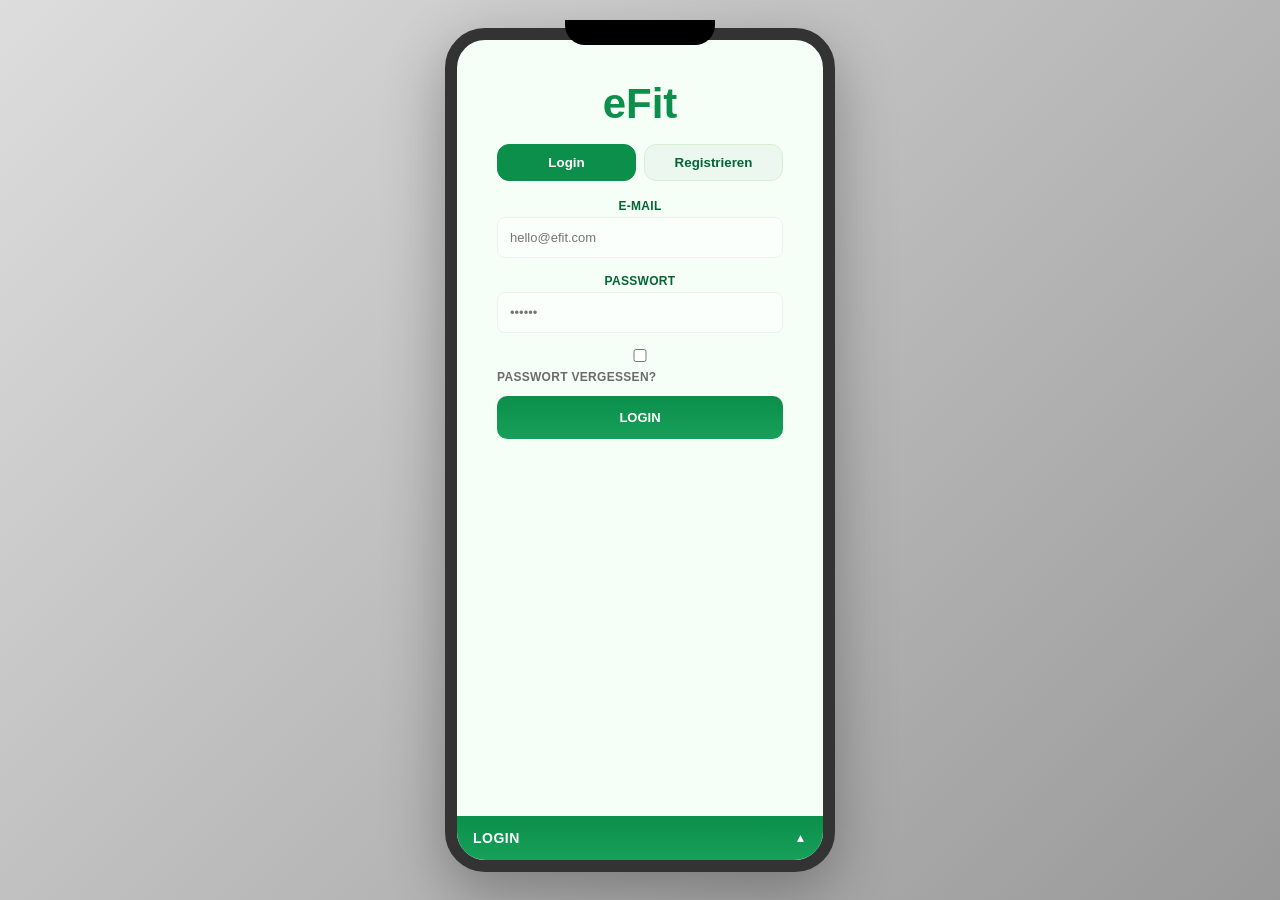
<file: index.html>
<!doctype html>
<html lang="de">
<head>
  <meta charset="utf-8" />
  <meta name="viewport" content="width=device-width, initial-scale=1" />
  <title>eFit – Fitnessstudio App</title>
  <link rel="stylesheet" href="style.css">
</head>
<body>
  <div class="phone-container">
    <div class="phone-notch"></div>
    <div class="phone-screen">
      <main id="app">
        <!-- LOGIN PAGE -->
        <section class="page" data-page="login">
          <div class="login-card">
            <div class="logo">eFit</div>
            <div class="tab-menu">
              <button class="tab-button active" data-tab="login">Login</button>
              <button class="tab-button" data-tab="register">Registrieren</button>
            </div>
            <div class="tab-panel active" data-panel="login">
              <form id="loginForm">
                <label for="username">E-MAIL</label>
                <input id="username" name="username" placeholder="hello@efit.com" required>
                <label for="password">PASSWORT</label>
                <input id="password" name="password" type="password" placeholder="••••••" required>
                <label class="small-checkbox"><input type="checkbox"> PASSWORT VERGESSEN?</label>
                <button type="submit" class="btn primary">LOGIN</button>
              </form>
            </div>
            <div class="tab-panel" data-panel="register">
              <form id="registerForm">
                <label for="regName">NAME</label>
                <input id="regName" name="regName" placeholder="Name" required>
                <label for="regEmail">E-MAIL</label>
                <input id="regEmail" name="regEmail" type="email" placeholder="hello@efit.com" required>
                <label for="regPassword">PASSWORT</label>
                <input id="regPassword" name="regPassword" type="password" placeholder="••••••" required>
                <label for="regPassword2">PASSWORT WIEDERHOLEN</label>
                <input id="regPassword2" name="regPassword2" type="password" placeholder="••••••" required>
                <button type="submit" class="btn primary">REGISTRIEREN</button>
              </form>
            </div>
          </div>
        </section>

        <!-- DASHBOARD PAGE -->
        <section class="page" data-page="dashboard">
          <header class="page-header">
            <h2>Dashboard</h2>
          </header>
          <div class="content">
            <!-- Stats Cards -->
            <div class="stats-grid">
              <div class="stat-card">
                <div class="stat-value" id="stepsValue">3,214</div>
                <div class="stat-label">Schritte</div>
              </div>
              <div class="stat-card">
                <div class="stat-value" id="caloriesValue">1,850</div>
                <div class="stat-label">Kalorien</div>
              </div>
            </div>

            <!-- Charts -->
            <div class="chart-card">
              <h3>Hydration Level</h3>
              <div class="chart-container">
                <svg id="hydrationChart" viewBox="0 0 200 120" class="chart-svg"></svg>
              </div>
              <div class="chart-legend">
                <span id="hydrationValue">67%</span>
              </div>
            </div>

            <div class="chart-card">
              <h3>Auslastung Fitnesstudio</h3>
              <div class="chart-container">
                <svg id="utilizationChart" viewBox="0 0 200 100" class="chart-svg"></svg>
              </div>
            </div>

            <div class="chart-card">
              <h3>Trainingshistorie (7 Tage)</h3>
              <div class="chart-container">
                <svg id="trainingChart" viewBox="0 0 200 80" class="chart-svg"></svg>
              </div>
            </div>

            <button class="btn primary" onclick="navigate('einchecken')">JETZT EINCHECKEN</button>
          </div>
        </section>

        <!-- SPORT PAGE -->
        <section class="page" data-page="sport">
          <header class="page-header">
            <h2>Sport</h2>
          </header>
          <div class="content">
            <div style="display:flex;justify-content:space-between;align-items:center;margin-bottom:16px">
              <div class="section-title">Wähle einen Trainingsplan</div>
              <button type="button" class="btn-add" onclick="openAddTrainingModal()" aria-label="Trainingsplan hinzufügen">+</button>
            </div>
            <div id="trainingPlansList" class="plan-list">
              <!-- Dynamisch generiert -->
            </div>
          </div>
        </section>

        <!-- ERNÄHRUNG PAGE -->
        <section class="page" data-page="ernährung">
          <header class="page-header">
            <h2>Ernährung</h2>
          </header>
          <div class="content">
            <div style="display:flex;justify-content:space-between;align-items:center;margin-bottom:16px">
              <div class="section-title">Wähle einen Essensplan</div>
              <button type="button" class="btn-add" onclick="openAddMealModal()" aria-label="Essensplan hinzufügen">+</button>
            </div>
            <div id="mealPlansList" class="plan-list">
              <!-- Dynamisch generiert -->
            </div>
          </div>
        </section>

        <!-- PROFIL PAGE -->
        <section class="page" data-page="profil">
          <header class="page-header">
            <h2>Profil</h2>
          </header>
          <div class="content">
            <div class="profile-card">
              <div class="avatar"></div>
              <h3 id="profileName">Benutzer</h3>
              <p id="profileEmail">demo@efit.de</p>
            </div>
            <div class="accessibility-panel">
              <div class="accessibility-label">Barrierefrei-Modus</div>
              <button type="button" id="accessibilityToggle" class="btn secondary" aria-pressed="false">Barrierefrei: AUS</button>
              <p class="accessibility-note">Größere Texte, stärkere Kontrastfarben und größere Bedienelemente.</p>
            </div>
            <div class="senior-panel">
              <div class="accessibility-label">Ältere Leute Modus</div>
              <button type="button" id="seniorToggle" class="btn secondary" aria-pressed="false">Seniorenmodus: AUS</button>
              <p class="accessibility-note">Vereinfachtes Layout, größere Schaltflächen und weniger visuelle Ablenkung.</p>
            </div>
            <form id="profileForm" class="profile-form">
              <label for="memberId">Mitgliedsnummer</label>
              <input id="memberId" name="memberId" placeholder="EF-000123" readonly>
              <label for="fullName">Vor- & Nachname</label>
              <input id="fullName" name="fullName" placeholder="Max Mustermann" required>
              <label for="address">Adresse</label>
              <input id="address" name="address" placeholder="Musterstraße 1" required>
              <label for="birthday">Geburtstag</label>
              <input id="birthday" name="birthday" type="date" required>
              <h3 class="section-subtitle">Körperwerte</h3>
              <div class="profile-grid">
                <input id="age" name="age" placeholder="Alter" required>
                <input id="height" name="height" placeholder="Körpergröße" required>
                <input id="weight" name="weight" placeholder="Gewicht" required>
                <input id="bmi" name="bmi" placeholder="BMI" readonly>
              </div>
              <label class="section-subtitle">Fitness-Erfahrung</label>
              <div class="star-rating" id="fitnessStars">
                <button type="button" class="star" data-value="1"></button>
                <button type="button" class="star" data-value="2"></button>
                <button type="button" class="star" data-value="3"></button>
                <button type="button" class="star" data-value="4"></button>
                <button type="button" class="star" data-value="5"></button>
              </div>
              <button type="submit" class="btn primary">SPEICHERN</button>
            </form>
            <button class="btn secondary" onclick="logout()">ABMELDEN</button>
          </div>
        </section>

        <!-- COMMUNITY PAGE -->
        <section class="page" data-page="community">
          <header class="page-header">
            <h2>Community</h2>
          </header>
          <div class="content">
            <div class="match-card">
              <div class="match-header">
                <div>
                  <div class="match-title">Trainingspartner finden</div>
                  <div class="match-subtitle">Swipe nach rechts für Match, links für überspringen</div>
                </div>
              </div>
              <div class="match-profile" id="matchProfile">
                <div class="match-name">Lade Profile...</div>
                <div class="match-info">Level, Sportziel, Verfügbarkeit</div>
                <div class="match-bio">Ziehe los, um einen passenden Trainingspartner zu finden.</div>
              </div>
              <div class="match-actions">
                <button class="btn secondary" onclick="rejectMatch()">Überspringen</button>
                <button class="btn primary" onclick="acceptMatch()">Match</button>
              </div>
            </div>
            <div class="section-title">Community Feed</div>
            <div class="post-input">
              <input id="postText" placeholder="Teile etwas mit der Community..." />
              <button class="btn small" onclick="postToFeed()">POSTEN</button>
            </div>
            <div id="feedList" class="feed-list">
              <div class="feed-item">
                <div class="feed-author">Anna S.</div>
                <div class="feed-text">Tolles Workout heute! Neue PR im Bankdrücken!</div>
                <div class="feed-time">vor 2h</div>
              </div>
              <div class="feed-item">
                <div class="feed-author">Mark T.</div>
                <div class="feed-text">Wer läuft morgen um 7 Uhr?</div>
                <div class="feed-time">vor 4h</div>
              </div>
            </div>
          </div>
        </section>

        <!-- EINCHECKEN PAGE -->
        <section class="page" data-page="einchecken">
          <header class="page-header">
            <h2>Einchecken</h2>
          </header>
          <div class="content">
            <div class="checkin-card">
              <div class="member-card">
                <div class="member-header">Mitgliedskarte</div>
                <div class="member-number" id="memberNumberDisplay">EF-000123</div>
                <div class="member-data">
                  <div><strong>Name</strong><span id="memberNameDisplay">Max Mustermann</span></div>
                  <div><strong>Mitglied seit</strong><span>2024</span></div>
                </div>
              </div>
              <p>Nutze NFC zum Einchecken direkt im Studio.</p>
              <button id="checkinBtn" class="btn primary" onclick="performCheckin()">NFC EINCHECKEN</button>
              <p id="checkinStatus" class="checkin-status" aria-live="polite"></p>
            </div>
          </div>
        </section>

      </main>

      <!-- Expandable Stack Navigation -->
      <div class="stack-nav-container" id="stackNavContainer">
        <button class="stack-nav-toggle" id="stackNavToggle">
          <span id="activePageName">Dashboard</span>
          <span class="toggle-icon">▲</span>
        </button>
        <nav class="stack-nav" id="stackNav">
          <button class="stack-nav-item" data-target="dashboard" data-senior-visible="true"><span class="icon">🏠</span><span class="label">Dashboard</span></button>
          <button class="stack-nav-item" data-target="sport" data-senior-visible="true"><span class="icon">💪</span><span class="label">Sport</span></button>
          <button class="stack-nav-item" data-target="ernährung" data-senior-visible="false"><span class="icon">🥗</span><span class="label">Ernährung</span></button>
          <button class="stack-nav-item" data-target="community" data-senior-visible="false"><span class="icon">👥</span><span class="label">Community</span></button>
          <button class="stack-nav-item" data-target="einchecken" data-senior-visible="true"><span class="icon">🎫</span><span class="label">Einchecken</span></button>
          <button class="stack-nav-item" data-target="profil" data-senior-visible="true"><span class="icon">👤</span><span class="label">Profil</span></button>
        </nav>
      </div>

    </div>
  </div>

  <!-- Modal für neuen Trainingsplan -->
  <div id="addTrainingModal" class="modal">
    <div class="modal-overlay"></div>
    <div class="modal-content">
      <div class="modal-header">
        <h3>Neuen Trainingsplan erstellen</h3>
        <button type="button" class="modal-close" onclick="closeAddTrainingModal()" aria-label="Schließen">&times;</button>
      </div>
      <form onsubmit="saveNewTrainingPlan(event)" class="modal-form">
        <label for="newTrainingTitle">Planname</label>
        <input id="newTrainingTitle" type="text" placeholder="z.B. Mein HIIT-Plan" required>
        <label for="newTrainingDesc">Beschreibung</label>
        <textarea id="newTrainingDesc" placeholder="z.B. 30 Min intensive Cardio" required></textarea>
        <label for="newTrainingDuration">Dauer</label>
        <input id="newTrainingDuration" type="text" placeholder="z.B. 45 min" required>
        <label for="newTrainingDifficulty">Schwierigkeit</label>
        <select id="newTrainingDifficulty" required>
          <option value="">-- Wählen --</option>
          <option value="Leicht">Leicht</option>
          <option value="Mittel">Mittel</option>
          <option value="Schwer">Schwer</option>
        </select>
        <div style="display:flex;gap:10px;margin-top:16px">
          <button type="submit" class="btn primary" style="flex:1">Speichern</button>
          <button type="button" class="btn" style="flex:1" onclick="closeAddTrainingModal()">Abbrechen</button>
        </div>
      </form>
    </div>
  </div>

  <!-- Modal für neuen Essensplan -->
  <div id="addMealModal" class="modal">
    <div class="modal-overlay"></div>
    <div class="modal-content">
      <div class="modal-header">
        <h3>Neuen Essensplan erstellen</h3>
        <button type="button" class="modal-close" onclick="closeAddMealModal()" aria-label="Schließen">&times;</button>
      </div>
      <form onsubmit="saveNewMealPlan(event)" class="modal-form">
        <label for="newMealTitle">Planname</label>
        <input id="newMealTitle" type="text" placeholder="z.B. Mein Protein-Plan" required>
        <label for="newMealDesc">Beschreibung</label>
        <textarea id="newMealDesc" placeholder="z.B. High-Protein Ernährung" required></textarea>
        <label for="newMealMeals">Mahlzeiten</label>
        <input id="newMealMeals" type="text" placeholder="z.B. 5 Mahlzeiten/Tag" required>
        <label for="newMealFocus">Fokus</label>
        <input id="newMealFocus" type="text" placeholder="z.B. Proteinreich" required>
        <div style="display:flex;gap:10px;margin-top:16px">
          <button type="submit" class="btn primary" style="flex:1">Speichern</button>
          <button type="button" class="btn" style="flex:1" onclick="closeAddMealModal()">Abbrechen</button>
        </div>
      </form>
    </div>
  </div>

  <script src="app.js" defer></script>
</body>
</html>
</file>
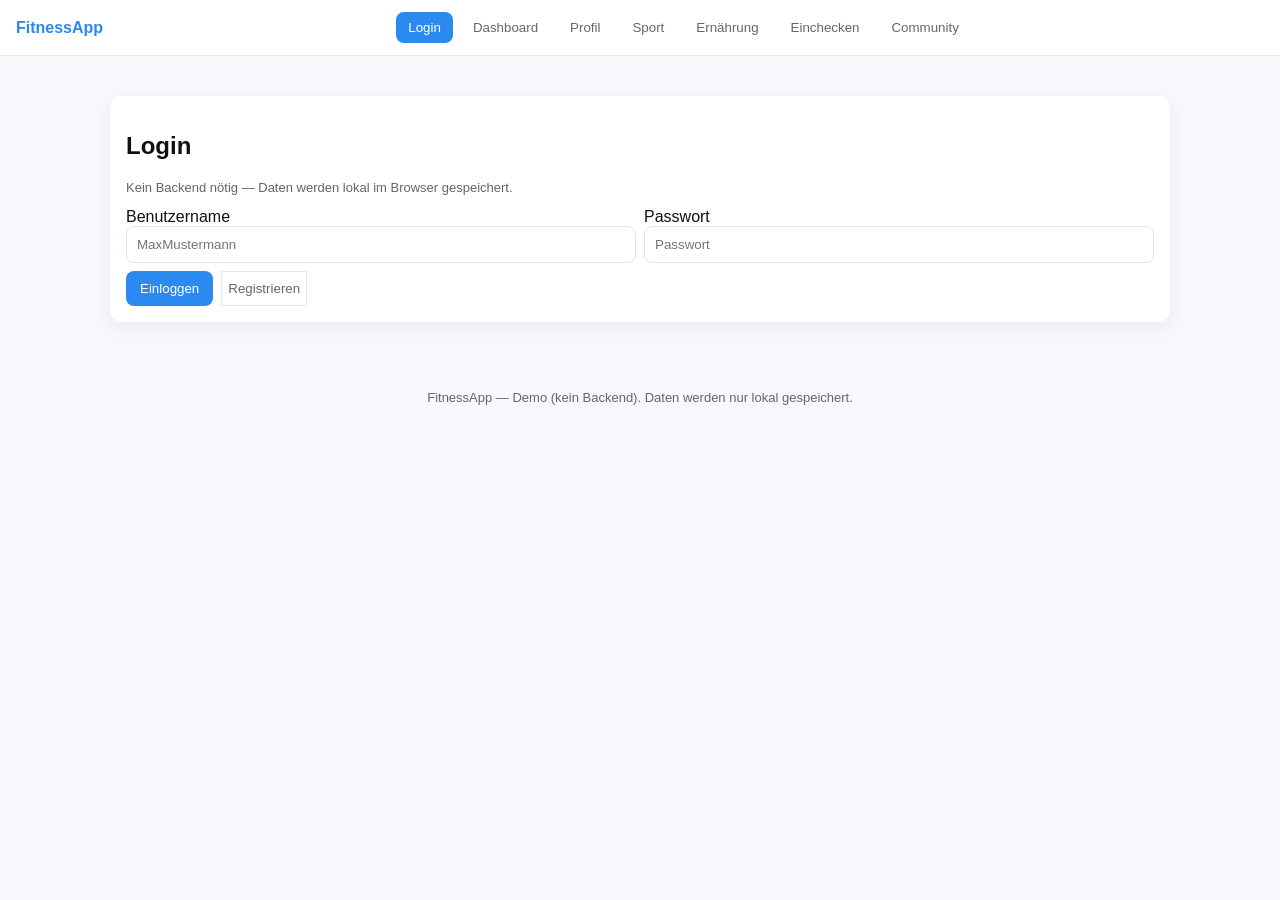
<file: Untitled-2.html>
<!doctype html>
<html lang="de">
<head>
  <meta charset="utf-8" />
  <meta name="viewport" content="width=device-width,initial-scale=1" />
  <title>Fitnessstudio App (Frontend)</title>
  <style>
    :root{--accent:#2b8aef;--muted:#666}
    *{box-sizing:border-box}
    body{font-family:Inter,Segoe UI,Roboto,Arial;background:#f6f8fb;margin:0;color:#111}
    header{background:#fff;border-bottom:1px solid #e6e9ef;padding:12px 16px;display:flex;align-items:center;justify-content:space-between}
    .brand{font-weight:700;color:var(--accent)}
    nav{display:flex;gap:8px;align-items:center}
    button.nav-btn{background:transparent;border:0;padding:8px 12px;border-radius:8px;color:var(--muted);cursor:pointer}
    button.nav-btn.active{background:var(--accent);color:#fff}
    main{padding:20px;max-width:1100px;margin:20px auto}
    .card{background:#fff;border-radius:12px;padding:16px;box-shadow:0 6px 18px rgba(31,41,55,0.06);margin-bottom:16px}
    form.row{display:flex;gap:8px;flex-wrap:wrap}
    input,select,textarea{padding:10px;border:1px solid #dde6f0;border-radius:8px;width:100%}
    .col{flex:1;min-width:180px}
    .small{font-size:13px;color:var(--muted)}
    .btn{background:var(--accent);color:#fff;border:0;padding:10px 14px;border-radius:8px;cursor:pointer}
    .ghost{background:transparent;border:1px solid #e3e7ee;color:var(--muted)}
    .grid{display:grid;grid-template-columns:repeat(auto-fit,minmax(220px,1fr));gap:12px}
    .post{border-left:4px solid var(--accent);padding:10px;background:#fcfeff}
    footer{padding:12px;text-align:center;color:var(--muted);font-size:13px}
  </style>
</head>
<body>
  <header>
    <div class="brand">FitnessApp</div>
    <nav id="nav">
      <button class="nav-btn" data-view="login">Login</button>
      <button class="nav-btn" data-view="dashboard">Dashboard</button>
      <button class="nav-btn" data-view="profil">Profil</button>
      <button class="nav-btn" data-view="sport">Sport</button>
      <button class="nav-btn" data-view="ernaehrung">Ernährung</button>
      <button class="nav-btn" data-view="einchecken">Einchecken</button>
      <button class="nav-btn" data-view="community">Community</button>
    </nav>
    <div id="userArea" style="display:flex;gap:8px;align-items:center">
      <div id="welcome" class="small"></div>
      <button id="logout" class="ghost" style="display:none">Abmelden</button>
    </div>
  </header>

  <main>
    <div id="views">
      <!-- Login -->
      <section id="login" class="card" style="display:none">
        <h2>Login</h2>
        <p class="small">Kein Backend nötig — Daten werden lokal im Browser gespeichert.</p>
        <form id="loginForm" class="row">
          <div class="col">
            <label>Benutzername</label>
            <input id="username" placeholder="MaxMustermann" required>
          </div>
          <div class="col">
            <label>Passwort</label>
            <input id="password" type="password" placeholder="Passwort" required>
          </div>
          <div style="flex-basis:100%;display:flex;gap:8px">
            <button class="btn" type="submit">Einloggen</button>
            <button id="registerBtn" type="button" class="ghost">Registrieren</button>
          </div>
        </form>
      </section>

      <!-- Dashboard -->
      <section id="dashboard" class="card" style="display:none">
        <h2>Dashboard</h2>
        <div class="grid">
          <div class="card">
            <h3>Letzter Check-in</h3>
            <div id="lastCheckin" class="small">Noch kein Check-in</div>
          </div>
          <div class="card">
            <h3>Heute</h3>
            <div id="todaySummary" class="small">Keine Aktivitäten</div>
          </div>
          <div class="card">
            <h3>Community</h3>
            <div class="small">Beiträge: <span id="postCount">0</span></div>
          </div>
        </div>
      </section>

      <!-- Profil -->
      <section id="profil" class="card" style="display:none">
        <h2>Profil</h2>
        <form id="profileForm" class="row">
          <div class="col">
            <label>Name</label>
            <input id="p_name" placeholder="Name">
          </div>
          <div class="col">
            <label>Alter</label>
            <input id="p_age" type="number" min="0" placeholder="Alter">
          </div>
          <div class="col">
            <label>Geschlecht</label>
            <select id="p_gender"><option value="">-</option><option>Männlich</option><option>Weiblich</option><option>Divers</option></select>
          </div>
          <div style="flex-basis:100%;display:flex;gap:8px">
            <button class="btn" type="submit">Speichern</button>
            <button id="clearProfile" type="button" class="ghost">Zurücksetzen</button>
          </div>
        </form>
      </section>

      <!-- Sport -->
      <section id="sport" class="card" style="display:none">
        <h2>Sport</h2>
        <p class="small">Trainingspläne und Übungen (lokal).</p>
        <div class="grid" id="workouts">
          <div class="card">
            <h4>Full Body</h4>
            <p class="small">Kniebeugen, Liegestütze, Rudern</p>
            <button class="btn" onclick="addActivity('Full Body')">Zu Aktivitäten hinzufügen</button>
          </div>
          <div class="card">
            <h4>Cardio</h4>
            <p class="small">Laufen, Radfahren, Seilspringen</p>
            <button class="btn" onclick="addActivity('Cardio')">Zu Aktivitäten hinzufügen</button>
          </div>
        </div>
      </section>

      <!-- Ernährung -->
      <section id="ernaehrung" class="card" style="display:none">
        <h2>Ernährung</h2>
        <p class="small">Einfaches Ernährungstagebuch.</p>
        <form id="foodForm" class="row">
          <div class="col"><input id="meal" placeholder="Mahlzeit (z. B. Frühstück: Haferflocken)"></div>
          <div style="flex-basis:100%;display:flex;gap:8px">
            <button class="btn" type="submit">Speichern</button>
            <button id="clearMeals" type="button" class="ghost">Alle löschen</button>
          </div>
        </form>
        <div id="mealsList" style="margin-top:12px"></div>
      </section>

      <!-- Einchecken -->
      <section id="einchecken" class="card" style="display:none">
        <h2>Einchecken</h2>
        <p class="small">Checke dich beim Betreten des Studios ein.</p>
        <div style="display:flex;gap:8px">
          <button id="checkinBtn" class="btn">Einchecken</button>
          <button id="checkinsClear" class="ghost">Verlauf löschen</button>
        </div>
        <div id="checkinList" style="margin-top:12px"></div>
      </section>

      <!-- Community -->
      <section id="community" class="card" style="display:none">
        <h2>Community</h2>
        <form id="postForm" class="row">
          <div class="col"><input id="postText" placeholder="Was möchtest du teilen?"></div>
          <div style="flex-basis:100%;display:flex;gap:8px">
            <button class="btn" type="submit">Posten</button>
            <button id="clearPosts" type="button" class="ghost">Alle löschen</button>
          </div>
        </form>
        <div id="posts" style="margin-top:12px"></div>
      </section>
    </div>
  </main>

  <footer>FitnessApp — Demo (kein Backend). Daten werden nur lokal gespeichert.</footer>

  <script>
    // Simple single-file frontend app (lokal storage)
    const views = document.querySelectorAll('#views > section')
    const navButtons = document.querySelectorAll('.nav-btn')
    const state = {user: null}

    function showView(name){
      views.forEach(v=>v.style.display = v.id===name ? 'block' : 'none')
      navButtons.forEach(b=>b.classList.toggle('active', b.dataset.view===name))
      localStorage.setItem('lastView', name)
    }

    // Init nav
    navButtons.forEach(b=>b.addEventListener('click',()=>{
      showView(b.dataset.view)
    }))

    // Auth (local)
    const loginForm = document.getElementById('loginForm')
    const usernameInput = document.getElementById('username')
    const passwordInput = document.getElementById('password')
    const welcome = document.getElementById('welcome')
    const logout = document.getElementById('logout')

    function updateUIForUser(){
      if(state.user){
        welcome.textContent = 'Hallo, ' + state.user
        logout.style.display = 'inline-block'
        // redirect to dashboard
        showView('dashboard')
      } else {
        welcome.textContent = ''
        logout.style.display = 'none'
      }
    }

    loginForm.addEventListener('submit', e=>{
      e.preventDefault()
      const user = usernameInput.value.trim()
      if(!user) return
      state.user = user
      localStorage.setItem('fa_user', user)
      updateUIForUser()
    })

    document.getElementById('registerBtn').addEventListener('click', ()=>{
      const user = usernameInput.value.trim()
      if(!user){ alert('Bitte Benutzernamen eingeben.'); return }
      // simple register => store profile
      localStorage.setItem('fa_user', user)
      localStorage.setItem('fa_profile_' + user, JSON.stringify({name:user}))
      state.user = user
      updateUIForUser()
    })

    logout.addEventListener('click', ()=>{
      state.user = null
      localStorage.removeItem('fa_user')
      updateUIForUser()
      showView('login')
    })

    // Profile
    const profileForm = document.getElementById('profileForm')
    function loadProfile(){
      const u = localStorage.getItem('fa_user')
      if(!u) return
      const p = JSON.parse(localStorage.getItem('fa_profile_' + u) || '{}')
      document.getElementById('p_name').value = p.name || ''
      document.getElementById('p_age').value = p.age || ''
      document.getElementById('p_gender').value = p.gender || ''
    }
    profileForm.addEventListener('submit', e=>{
      e.preventDefault()
      const u = localStorage.getItem('fa_user')
      if(!u) return alert('Bitte einloggen')
      const p = {name:document.getElementById('p_name').value.trim(),age:document.getElementById('p_age').value,gender:document.getElementById('p_gender').value}
      localStorage.setItem('fa_profile_' + u, JSON.stringify(p))
      alert('Profil gespeichert')
    })
    document.getElementById('clearProfile').addEventListener('click', ()=>{
      document.getElementById('p_name').value = ''
      document.getElementById('p_age').value = ''
      document.getElementById('p_gender').value = ''
    })

    // Sport activities
    function addActivity(name){
      const u = localStorage.getItem('fa_user') || 'gast'
      const activities = JSON.parse(localStorage.getItem('fa_activities_' + u) || '[]')
      activities.push({name, time: new Date().toISOString()})
      localStorage.setItem('fa_activities_' + u, JSON.stringify(activities))
      updateTodaySummary()
      alert('Aktivität hinzugefügt: ' + name)
    }

    function updateTodaySummary(){
      const u = localStorage.getItem('fa_user') || 'gast'
      const acts = JSON.parse(localStorage.getItem('fa_activities_' + u) || '[]')
      const today = acts.filter(a=>new Date(a.time).toDateString()===new Date().toDateString())
      document.getElementById('todaySummary').textContent = today.length ? today.map(a=>a.name).join(', ') : 'Keine Aktivitäten'
    }

    // Ernährung
    const foodForm = document.getElementById('foodForm')
    function renderMeals(){
      const u = localStorage.getItem('fa_user') || 'gast'
      const meals = JSON.parse(localStorage.getItem('fa_meals_' + u) || '[]')
      const container = document.getElementById('mealsList')
      container.innerHTML = meals.map(m=>`<div class="card small">${m.time.split('T')[0]} — ${m.text}</div>`).join('')
    }
    foodForm.addEventListener('submit', e=>{
      e.preventDefault()
      const u = localStorage.getItem('fa_user') || 'gast'
      const text = document.getElementById('meal').value.trim()
      if(!text) return
      const meals = JSON.parse(localStorage.getItem('fa_meals_' + u) || '[]')
      meals.unshift({text, time: new Date().toISOString()})
      localStorage.setItem('fa_meals_' + u, JSON.stringify(meals))
      document.getElementById('meal').value = ''
      renderMeals()
    })
    document.getElementById('clearMeals').addEventListener('click', ()=>{
      const u = localStorage.getItem('fa_user') || 'gast'
      localStorage.removeItem('fa_meals_' + u)
      renderMeals()
    })

    // Einchecken
    const checkinBtn = document.getElementById('checkinBtn')
    function renderCheckins(){
      const u = localStorage.getItem('fa_user') || 'gast'
      const items = JSON.parse(localStorage.getItem('fa_checkins_' + u) || '[]')
      document.getElementById('checkinList').innerHTML = items.map(i=>`<div class="small">${new Date(i).toLocaleString()}</div>`).join('')
      document.getElementById('lastCheckin').textContent = items.length ? new Date(items[0]).toLocaleString() : 'Noch kein Check-in'
    }
    checkinBtn.addEventListener('click', ()=>{
      const u = localStorage.getItem('fa_user') || 'gast'
      const arr = JSON.parse(localStorage.getItem('fa_checkins_' + u) || '[]')
      arr.unshift(new Date().toISOString())
      localStorage.setItem('fa_checkins_' + u, JSON.stringify(arr))
      renderCheckins()
    })
    document.getElementById('checkinsClear').addEventListener('click', ()=>{
      const u = localStorage.getItem('fa_user') || 'gast'
      localStorage.removeItem('fa_checkins_' + u)
      renderCheckins()
    })

    // Community
    const postForm = document.getElementById('postForm')
    function renderPosts(){
      const posts = JSON.parse(localStorage.getItem('fa_posts') || '[]')
      document.getElementById('posts').innerHTML = posts.map(p=>`<div class="post"><div class="small">${p.user} — ${new Date(p.time).toLocaleString()}</div><div style="margin-top:6px">${escapeHtml(p.text)}</div></div>`).join('')
      document.getElementById('postCount').textContent = posts.length
    }
    postForm.addEventListener('submit', e=>{
      e.preventDefault()
      const text = document.getElementById('postText').value.trim()
      if(!text) return
      const user = localStorage.getItem('fa_user') || 'Gast'
      const posts = JSON.parse(localStorage.getItem('fa_posts') || '[]')
      posts.unshift({user, text, time: new Date().toISOString()})
      localStorage.setItem('fa_posts', JSON.stringify(posts))
      document.getElementById('postText').value = ''
      renderPosts()
    })
    document.getElementById('clearPosts').addEventListener('click', ()=>{ localStorage.removeItem('fa_posts'); renderPosts() })

    // Utilities
    function escapeHtml(s){ return s.replace(/[&<>"']/g, c=>({"&":"&amp;","<":"&lt;",">":"&gt;","\"":"&quot;","'":"&#39;"})[c]) }

    // Load state
    (function init(){
      const u = localStorage.getItem('fa_user')
      if(u) state.user = u
      updateUIForUser()
      const last = localStorage.getItem('lastView') || (state.user ? 'dashboard' : 'login')
      showView(last)
      loadProfile()
      renderMeals(); renderCheckins(); renderPosts(); updateTodaySummary()
    })()
  </script>
</body>
</html>
</file>
<file: style.css>
:root{
  --bg: #f6fff7;
  --green-800: #056433;
  --green-700: #0b8f4a;
  --green-600: #17a05a;
  --green-500: #34b76a;
  --muted: #6b6b6b;
  --light-gray: #f0f0f0;
  --card: #ffffff;
}

*{box-sizing:border-box}
html,body{height:100%;margin:0;font-family:-apple-system,BlinkMacSystemFont,'Segoe UI',Roboto,Arial,sans-serif;background:#f5f5f5;color:#0b2f1a}

/* Phone container */
.phone-container{
  display:flex;
  justify-content:center;
  align-items:center;
  min-height:100vh;
  padding:20px;
  background:linear-gradient(135deg,#ddd,#999);
}

.phone-notch{
  position:absolute;
  top:20px;
  left:50%;
  transform:translateX(-50%);
  width:150px;
  height:25px;
  background:#000;
  border-radius:0 0 20px 20px;
  z-index:100;
}

.phone-screen{
  position:relative;
  width:390px;
  height:844px;
  background:var(--bg);
  border-radius:40px;
  border:12px solid #333;
  overflow:hidden;
  box-shadow:0 20px 60px rgba(0,0,0,0.3);
  display:flex;
  flex-direction:column;
}

#app{
  flex:1;
  overflow-y:auto;
  overflow-x:hidden;
  padding-bottom:16px;
}

.page{display:none;padding:16px}
.page.active{display:block}
.page-header{padding:12px 0 16px;border-bottom:1px solid var(--light-gray)}
.page-header h2{margin:0;font-size:24px;color:var(--green-700)}

.content{padding:16px 0}
.section-title{font-size:14px;font-weight:700;color:var(--green-800);margin-bottom:12px;text-transform:uppercase;letter-spacing:0.5px}

/* Login & Register */
.login-card{padding:24px;text-align:center}
.logo{font-size:42px;font-weight:700;color:var(--green-700);margin-bottom:16px}
.login-card h1{font-size:26px;margin:0 0 18px}
.login-card form{margin:16px 0}
.tab-menu{display:flex;gap:8px;margin-bottom:18px}
.tab-button{flex:1;padding:10px 12px;background:#ebf7ef;border:1px solid #d7eed5;color:var(--green-800);border-radius:12px;cursor:pointer;font-weight:700;transition:all 0.25s}
.tab-button.active{background:var(--green-700);color:white;border-color:var(--green-700)}
.tab-panel{display:none}
.tab-panel.active{display:block}
.small-checkbox{display:block;font-size:12px;margin-top:8px;color:var(--muted);text-align:left}
.small-checkbox input{margin-right:6px}
.register-text{font-size:12px;margin-top:16px;color:var(--muted)}
.register-text a{color:var(--green-700);text-decoration:none;font-weight:600}

.accessibility-panel,.senior-panel{background:#f0fff3;border:1px solid #d8f1dc;border-radius:14px;padding:16px;margin-bottom:18px}
.accessibility-label{font-size:14px;font-weight:700;color:var(--green-800);margin-bottom:10px}
.accessibility-note{font-size:12px;color:var(--green-600);margin-top:10px}

/* Stats */
.stats-grid{display:grid;grid-template-columns:repeat(2,1fr);gap:12px;margin-bottom:20px}
.stat-card{background:linear-gradient(135deg,var(--green-600),var(--green-500));border-radius:16px;padding:20px;color:white;text-align:center}
.stat-value{font-size:32px;font-weight:700;margin-bottom:8px}
.stat-label{font-size:12px;opacity:0.9}

/* Charts */
.chart-card{background:var(--card);border-radius:12px;padding:16px;margin-bottom:16px;box-shadow:0 2px 8px rgba(0,0,0,0.06)}
.chart-card h3{margin:0 0 12px;font-size:14px;font-weight:700;color:var(--green-700)}
.chart-container{height:120px;margin:12px 0}
.chart-svg{width:100%;height:100%}
.chart-legend{text-align:center;font-size:14px;font-weight:700;color:var(--green-700)}

/* Plans */
.plan-list{display:flex;flex-direction:column;gap:12px}
.plan-item{background:var(--card);border-radius:12px;padding:16px;border:2px solid var(--light-gray);cursor:pointer;transition:all 0.3s}
.plan-item:hover{border-color:var(--green-500);box-shadow:0 4px 12px rgba(11,143,74,0.1)}
.plan-item.selected{border-color:var(--green-700);background:linear-gradient(135deg,rgba(11,143,74,0.05),rgba(52,183,106,0.05))}
.plan-title{font-weight:700;font-size:16px;color:var(--green-700);margin:0 0 6px}
.plan-desc{font-size:13px;color:var(--muted);margin:0}
.plan-meta{font-size:12px;color:#999;margin-top:8px}

/* Profile */
.profile-card{background:var(--card);border-radius:12px;padding:20px;text-align:center;margin-bottom:16px;box-shadow:0 2px 8px rgba(0,0,0,0.06)}
.avatar{width:80px;height:80px;background:linear-gradient(135deg,var(--green-600),var(--green-500));border-radius:50%;margin:0 auto 12px}
.profile-card h3{margin:0 0 4px}
.profile-card p{margin:0;color:var(--muted);font-size:13px}

.profile-form{display:flex;flex-direction:column;gap:12px}
.profile-form input{background:#fbfffb}
.profile-form .section-subtitle{font-size:13px;font-weight:700;color:var(--green-700);margin:16px 0 8px;text-transform:uppercase;letter-spacing:0.4px}
.profile-grid{display:grid;grid-template-columns:1fr 1fr;gap:10px}
.profile-grid input{width:100%}
.star-rating{display:flex;gap:6px;justify-content:center;margin-bottom:8px}
.star{width:32px;height:32px;border:1px solid var(--green-500);background:transparent;border-radius:8px;cursor:pointer;transition:background 0.2s;display:flex;align-items:center;justify-content:center;color:var(--green-700);font-size:16px}
.star::before{content:'☆'}
.star.active{background:var(--green-600);color:white}
.star.active::before{content:'★'}

/* Community */
.match-card{background:var(--card);border-radius:18px;padding:18px;box-shadow:0 3px 14px rgba(0,0,0,0.08);margin-bottom:16px}
.match-header{display:flex;align-items:center;justify-content:space-between;margin-bottom:14px}
.match-title{font-size:16px;font-weight:700;color:var(--green-700)}
.match-subtitle{font-size:12px;color:var(--muted)}
.match-profile{background:#f4fff5;border-radius:16px;padding:18px;text-align:center;min-height:180px;display:flex;flex-direction:column;justify-content:center;gap:8px}
.match-name{font-size:20px;font-weight:700;color:var(--green-800)}
.match-info{font-size:13px;color:#4c904f}
.match-bio{font-size:12px;color:var(--muted);padding:0 8px}
.match-actions{display:flex;gap:10px;margin-top:14px}
.match-actions .btn{flex:1}

.post-input{display:flex;gap:8px;margin-bottom:16px}
.post-input input{flex:1;padding:10px;border-radius:8px;border:1px solid var(--light-gray);font-size:13px}
.feed-list{display:flex;flex-direction:column;gap:12px}
.feed-item{background:var(--card);border-radius:12px;padding:12px;box-shadow:0 2px 6px rgba(0,0,0,0.04)}
.feed-author{font-weight:700;font-size:14px;color:var(--green-700);margin-bottom:4px}
.feed-text{font-size:13px;color:#000;margin-bottom:4px}
.feed-time{font-size:11px;color:var(--muted)}

/* Check-in */
.member-card{background:linear-gradient(135deg,var(--green-600),var(--green-500));border-radius:18px;color:white;padding:18px;margin-bottom:16px}
.member-header{font-size:12px;text-transform:uppercase;letter-spacing:0.3em;opacity:0.9;margin-bottom:10px}
.member-number{font-size:24px;font-weight:700;letter-spacing:0.08em;margin-bottom:12px}
.member-data{display:grid;gap:8px;font-size:12px}
.member-data div{display:flex;justify-content:space-between;gap:8px}
.member-data strong{opacity:0.85}

/* Check-in */
.checkin-card{background:var(--card);border-radius:12px;padding:24px;text-align:center;box-shadow:0 2px 8px rgba(0,0,0,0.06)}
.checkin-card h3{margin:0 0 8px;color:var(--green-700)}
.checkin-card p{margin:0 0 16px;color:var(--muted);font-size:13px}
.checkin-status{font-size:13px;color:var(--green-700);font-weight:600;margin-top:12px}

/* Buttons */
.btn{background:transparent;border:1px solid var(--green-500);padding:10px 16px;border-radius:8px;color:var(--green-700);cursor:pointer;font-size:13px;font-weight:600}
.btn.primary{background:linear-gradient(180deg,var(--green-700),var(--green-600));color:white;border:none;padding:14px;border-radius:10px;width:100%;margin-top:12px;display:block}
.btn.small{padding:8px 12px;font-size:12px;width:auto}

/* Inputs */
label{display:block;font-size:12px;color:var(--green-800);margin:8px 0 4px;font-weight:700;text-transform:uppercase;letter-spacing:0.3px}
input,textarea{width:100%;padding:12px;border-radius:8px;border:1px solid var(--light-gray);background:#fbfffb;font-size:13px;margin:0 0 8px;font-family:inherit}
input:focus,textarea:focus{outline:none;border-color:var(--green-500);background:white}

/* Stack Navigation (Bottom of Phone) */
.stack-nav-container{flex-shrink:0;background:linear-gradient(180deg,var(--green-700),var(--green-600));z-index:50}

.stack-nav-toggle{
  width:100%;
  background:linear-gradient(180deg,var(--green-700),var(--green-600));
  color:white;
  border:none;
  padding:14px 16px;
  font-size:14px;
  font-weight:700;
  cursor:pointer;
  display:flex;
  justify-content:space-between;
  align-items:center;
  text-transform:uppercase;
  letter-spacing:0.5px;
  transition:all 0.3s;
}

.stack-nav-toggle:hover{background:linear-gradient(180deg,var(--green-800),var(--green-700))}

.toggle-icon{
  font-size:12px;
  transition:transform 0.3s;
}

.stack-nav{
  display:none;
  background:linear-gradient(180deg,var(--green-700),var(--green-600));
  flex-direction:column;
  border-top:2px solid var(--green-800);
  max-height:250px;
  overflow-y:auto;
}

.stack-nav.open{display:flex}

.stack-nav-item{
  display:flex;
  align-items:center;
  gap:10px;
  background:transparent;
  border:none;
  color:white;
  padding:14px 16px;
  font-size:13px;
  font-weight:600;
  text-align:left;
  cursor:pointer;
  transition:all 0.2s;
  border-bottom:1px solid rgba(0,0,0,0.1);
  text-transform:uppercase;
  letter-spacing:0.3px;
}

.stack-nav-item .icon{
  display:none;
  font-size:1.2rem;
}

.stack-nav-item .label{
  display:inline-block;
}

html.senior-mode .stack-nav-item .icon{
  display:inline-block;
}

html.senior-mode .stack-nav-item .label{
  display:none;
}

.stack-nav-item:hover{
  background:rgba(0,0,0,0.15);
  padding-left:24px;
}

.stack-nav-item.active{
  background:rgba(0,0,0,0.2);
  padding-left:24px;
  border-left:4px solid white;
}

.stack-nav-container.expanded .toggle-icon{transform:rotate(180deg)}


/* Scrollbar */
#app::-webkit-scrollbar{width:4px}
#app::-webkit-scrollbar-track{background:transparent}
#app::-webkit-scrollbar-thumb{background:var(--green-500);border-radius:2px}

@media(max-width:500px){
  .phone-container{padding:10px}
  .phone-screen{width:100%;max-width:390px;height:auto;min-height:100vh;border-radius:20px}
}

html.accessibility-mode{
  font-size:1.1rem;
  color:#093b1c;
  background:#ecffed;
}

html.accessibility-mode body{background:#dff7dd}
html.accessibility-mode .phone-screen{border-color:#033e24;box-shadow:0 24px 72px rgba(0,0,0,0.35)}
html.accessibility-mode .page{padding:22px}
html.accessibility-mode .btn,
html.accessibility-mode input,
html.accessibility-mode textarea,
html.accessibility-mode .stack-nav-toggle,
html.accessibility-mode .stack-nav-item{font-size:1rem;min-height:50px;border-radius:14px}
html.accessibility-mode .btn{border-width:2px;border-color:#064d2f;color:#04381f;background:#e6fbeb}
html.accessibility-mode .btn.primary{background:#064d2f;color:white;border-color:#04381f}
html.accessibility-mode input,html.accessibility-mode textarea{border-color:#0c6f35;background:#ffffff;color:#042d17}
html.accessibility-mode input::placeholder, html.accessibility-mode textarea::placeholder{color:#4e7c58}
html.accessibility-mode .page-header h2,
html.accessibility-mode .section-title,
html.accessibility-mode .accessibility-label,
html.accessibility-mode .match-title,
html.accessibility-mode .profile-card h3,
html.accessibility-mode .member-header{color:#042d17}
html.accessibility-mode .page-header{border-color:#a4d9b0}
html.accessibility-mode .stat-card{background:linear-gradient(135deg,#0b6f40,#0c8a4f);color:white}
html.accessibility-mode .chart-card,
html.accessibility-mode .plan-item,
html.accessibility-mode .profile-card,
html.accessibility-mode .match-card,
html.accessibility-mode .feed-item,
html.accessibility-mode .member-card,
html.accessibility-mode .checkin-card{box-shadow:0 6px 20px rgba(0,0,0,0.18);border:1px solid rgba(6,77,47,0.16);background:#ffffff}
html.accessibility-mode .plan-item{border-color:#0c6f35}
html.accessibility-mode .chart-card{border-color:#0c6f35}
html.accessibility-mode .stack-nav-toggle{background:#04381f}
html.accessibility-mode .stack-nav{background:#04381f}
html.accessibility-mode .stack-nav-item{color:#f6fff7;border-bottom:1px solid rgba(255,255,255,0.15)}
html.accessibility-mode .stack-nav-item:hover{background:rgba(255,255,255,0.18);padding-left:24px}
html.accessibility-mode .stack-nav-item.active{background:rgba(255,255,255,0.25);border-left-color:#ffffff}
html.accessibility-mode .btn:focus,
html.accessibility-mode input:focus,
html.accessibility-mode textarea:focus,
html.accessibility-mode .stack-nav-toggle:focus,
html.accessibility-mode .stack-nav-item:focus{outline:3px solid #04381f;outline-offset:3px}

/* Add Button */
.btn-add{background:var(--green-700);color:white;border:none;width:40px;height:40px;border-radius:50%;font-size:24px;cursor:pointer;display:flex;align-items:center;justify-content:center;transition:all 0.2s;box-shadow:0 2px 8px rgba(11,143,74,0.2)}
.btn-add:hover{background:var(--green-800);box-shadow:0 4px 12px rgba(11,143,74,0.3);transform:scale(1.05)}
.btn-add:active{transform:scale(0.95)}

/* Modal */
.modal{display:none;position:fixed;top:0;left:0;width:100%;height:100%;z-index:1000}
.modal.open{display:flex}
.modal-overlay{position:absolute;top:0;left:0;width:100%;height:100%;background:rgba(0,0,0,0.5);cursor:pointer}
.modal-content{position:relative;background:white;border-radius:16px;padding:24px;max-width:420px;width:90%;margin:auto;max-height:90vh;overflow-y:auto;box-shadow:0 10px 40px rgba(0,0,0,0.2);z-index:1001}
.modal-header{display:flex;justify-content:space-between;align-items:center;margin-bottom:20px;gap:12px}
.modal-header h3{margin:0;font-size:18px;color:var(--green-700)}
.modal-close{background:none;border:none;font-size:28px;color:var(--muted);cursor:pointer;padding:0;width:32px;height:32px;display:flex;align-items:center;justify-content:center}
.modal-close:hover{color:var(--green-700)}
.modal-form{display:flex;flex-direction:column;gap:12px}
.modal-form label{font-size:12px;font-weight:700;color:var(--green-800);text-transform:uppercase;letter-spacing:0.3px;margin-bottom:4px}
.modal-form input,.modal-form textarea,.modal-form select{width:100%;padding:12px;border:1px solid var(--light-gray);border-radius:8px;background:#fbfffb;font-size:13px;font-family:inherit}
.modal-form input:focus,.modal-form textarea:focus,.modal-form select:focus{outline:none;border-color:var(--green-500);background:white}
.modal-form textarea{min-height:80px;resize:vertical}

html.accessibility-mode .btn-add{width:50px;height:50px;font-size:28px;box-shadow:0 4px 12px rgba(0,0,0,0.15)}
html.accessibility-mode .modal-content{max-width:100%;max-height:100%;border-radius:20px;padding:28px}
html.accessibility-mode .modal-form input,html.accessibility-mode .modal-form textarea,html.accessibility-mode .modal-form select{min-height:48px;font-size:1rem}

html.senior-mode{
  font-size:1.2rem;
  color:#2f1f00;
  background:#fff8e7;
}

html.senior-mode body{background:#fff4d9}
html.senior-mode .phone-screen{border-color:#8a5b10;box-shadow:0 24px 72px rgba(0,0,0,0.2)}
html.senior-mode .page{padding:24px}
html.senior-mode .btn,
html.senior-mode input,
html.senior-mode textarea,
html.senior-mode .stack-nav-toggle,
html.senior-mode .stack-nav-item{font-size:1.05rem;min-height:56px;border-radius:18px}
html.senior-mode .btn{border-width:2px;border-color:#a46b15;color:#4d2d00;background:#fff1d0}
html.senior-mode .btn.primary{background:#b87714;color:white;border-color:#8a520f}
html.senior-mode input,html.senior-mode textarea{border-color:#cfa75d;background:#fff7e4;color:#3b2a11}
html.senior-mode input::placeholder, html.senior-mode textarea::placeholder{color:#7e5c2d}
html.senior-mode .page-header h2,
html.senior-mode .section-title,
html.senior-mode .accessibility-label,
html.senior-mode .match-title,
html.senior-mode .profile-card h3,
html.senior-mode .member-header{color:#5d3610}
html.senior-mode .page-header{border-color:#e3c58a}
html.senior-mode .stat-card{background:linear-gradient(135deg,#b06b18,#d18d2e);color:white}
html.senior-mode .chart-card,
html.senior-mode .plan-item,
html.senior-mode .profile-card,
html.senior-mode .match-card,
html.senior-mode .feed-item,
html.senior-mode .member-card,
html.senior-mode .checkin-card{box-shadow:0 6px 20px rgba(0,0,0,0.16);border:1px solid rgba(148,104,28,0.2);background:#fff9ec}
html.senior-mode .plan-item{border-color:#d2b17f}
html.senior-mode .chart-card{border-color:#d2b17f}
html.senior-mode .stack-nav-toggle{background:#8a520f}
html.senior-mode .stack-nav{background:#8a520f;display:flex !important;max-height:none;}
html.senior-mode .stack-nav-toggle{display:none}
html.senior-mode .stack-nav-item{color:#fff7e3;border-bottom:1px solid rgba(255,255,255,0.18);justify-content:center;padding:18px 0;letter-spacing:0}
html.senior-mode .stack-nav-item:hover{background:rgba(255,255,255,0.18);padding-left:0}
html.senior-mode .stack-nav-item .label{display:none}
html.senior-mode .stack-nav-item .icon{font-size:1.9rem}
html.senior-mode .stack-nav-item[data-senior-visible="false"]{display:none}
html.senior-mode .stack-nav-item.active{background:rgba(255,255,255,0.25);border-left-color:#fff7e3;border-left:none}
html.senior-mode .stack-nav-container{padding-bottom:12px}
html.senior-mode .btn:focus,
html.senior-mode input:focus,
html.senior-mode textarea:focus,
html.senior-mode .stack-nav-toggle:focus,
html.senior-mode .stack-nav-item:focus{outline:3px solid #8a520f;outline-offset:3px}
html.senior-mode .senior-panel{background:#fff3d4;border:1px solid #e5c28a;border-radius:14px;padding:16px;margin-bottom:18px}
html.senior-mode .accessibility-note{font-size:0.95rem;color:#6d4b26}
</file>
